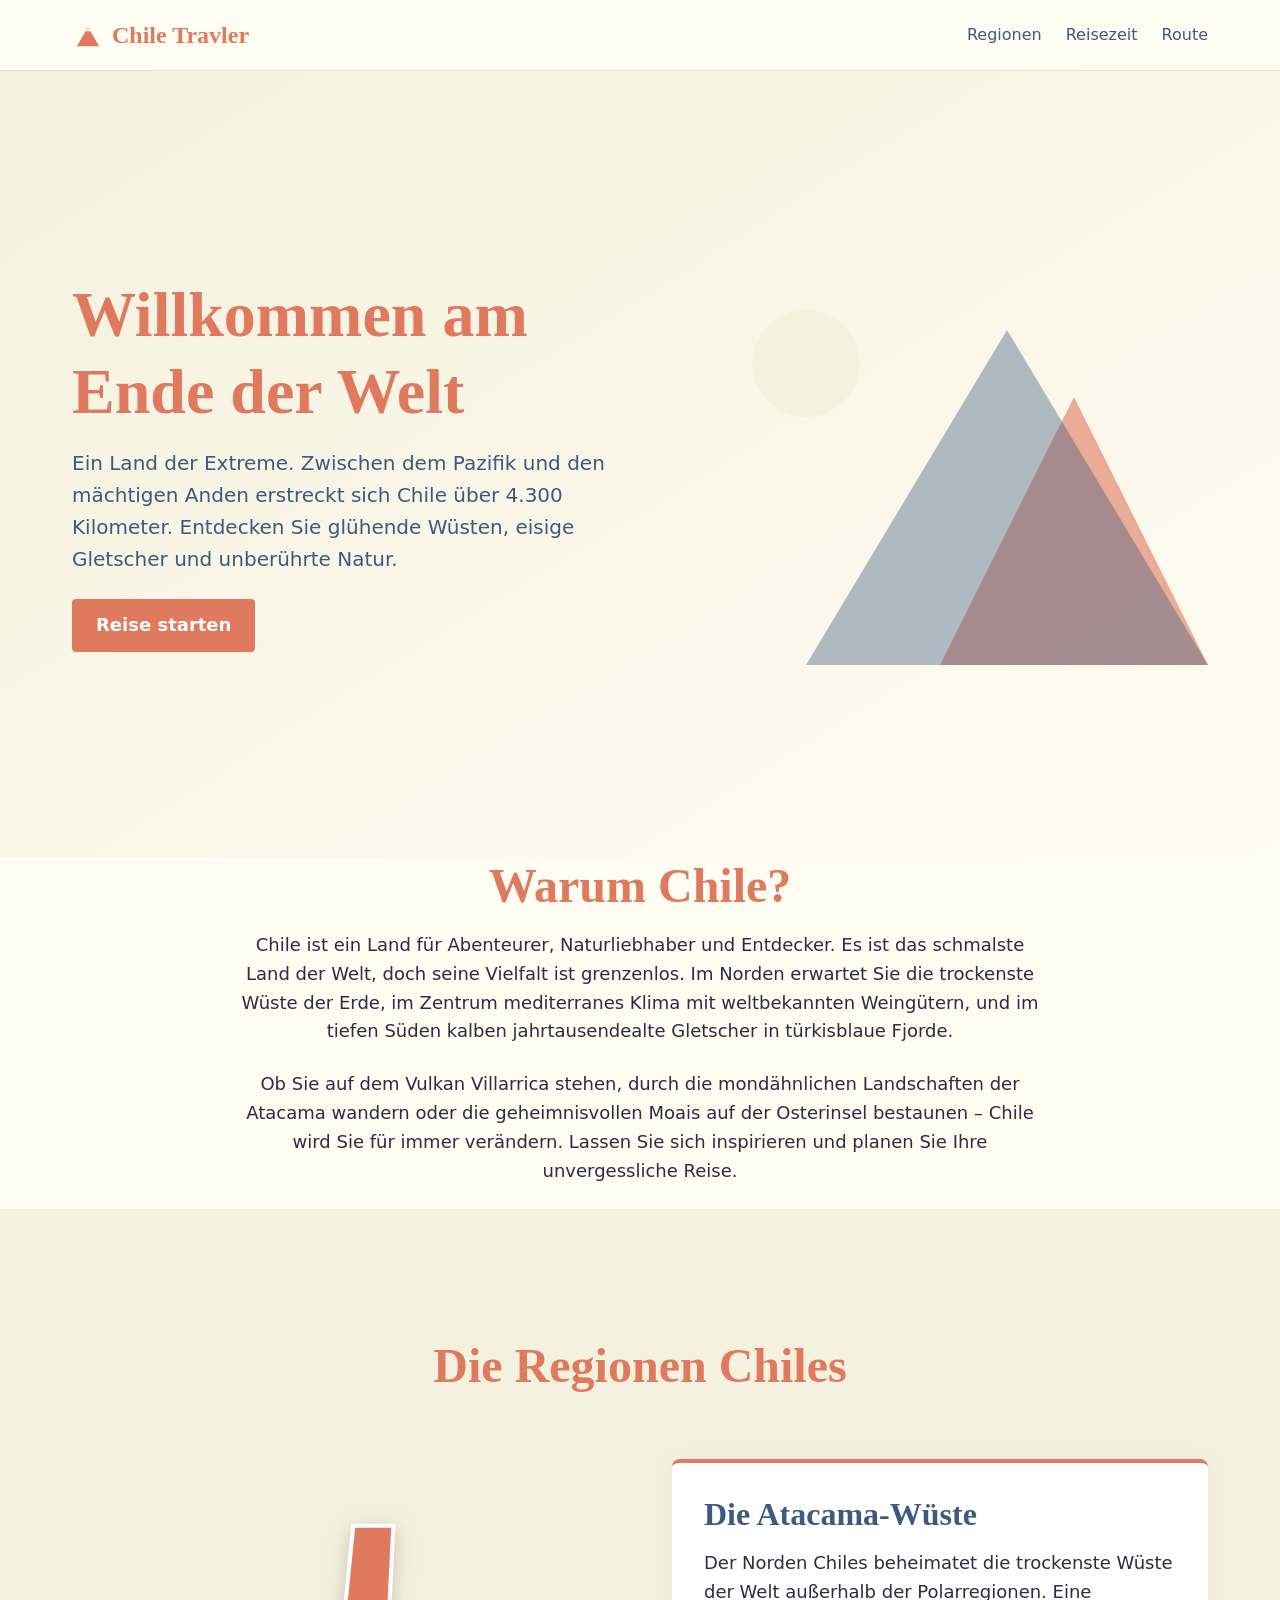
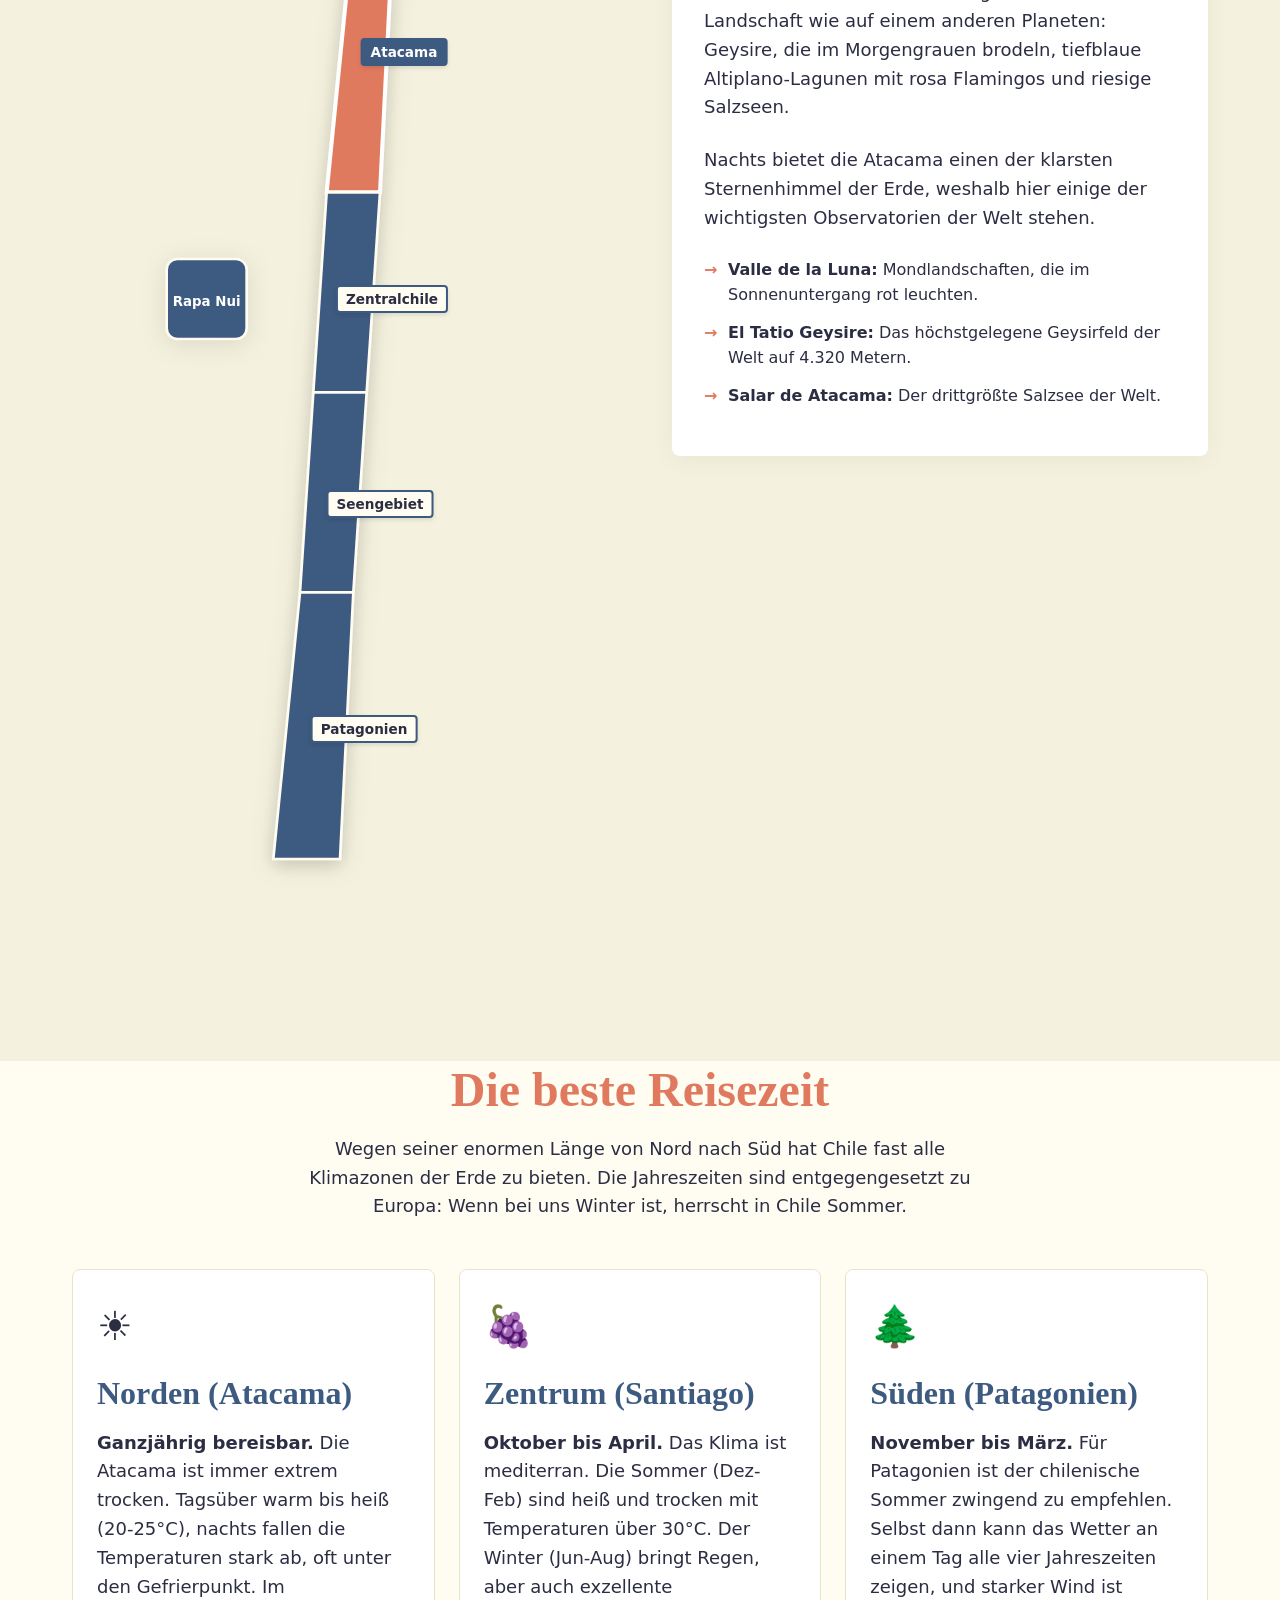
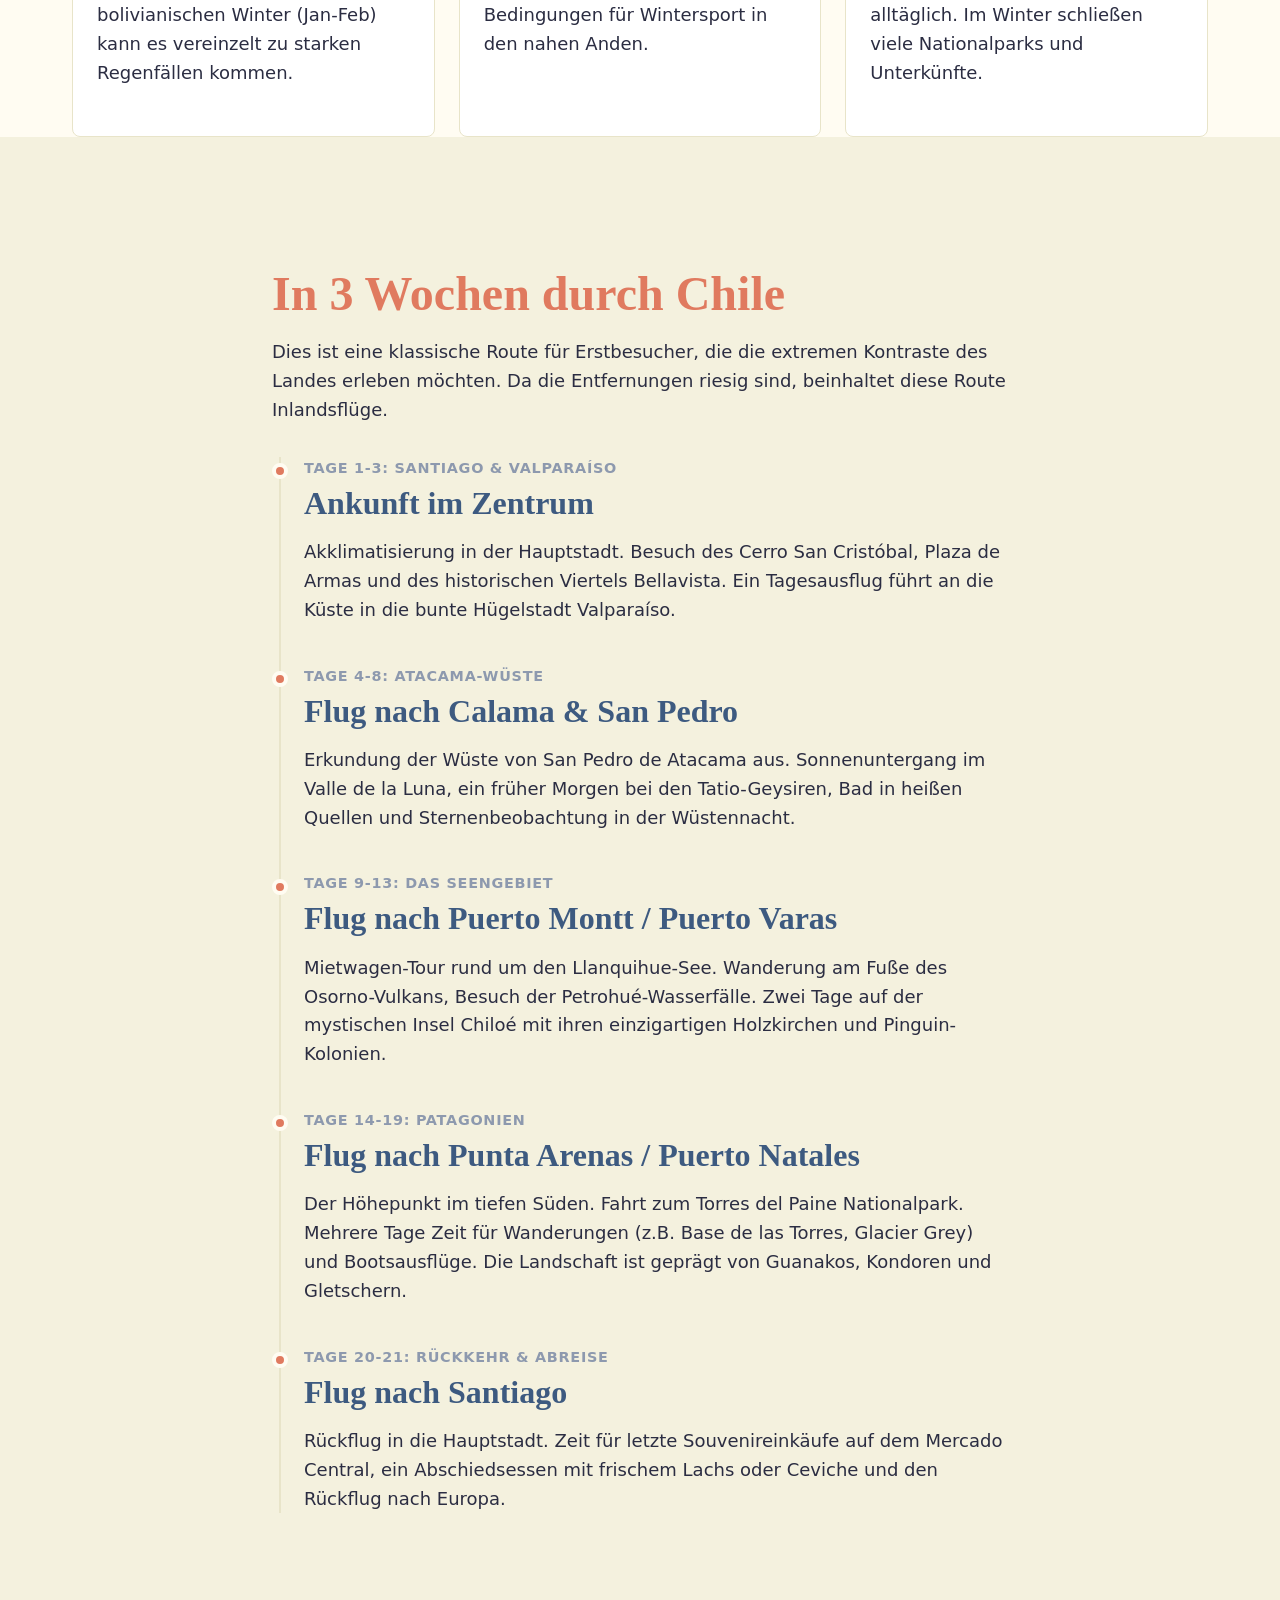
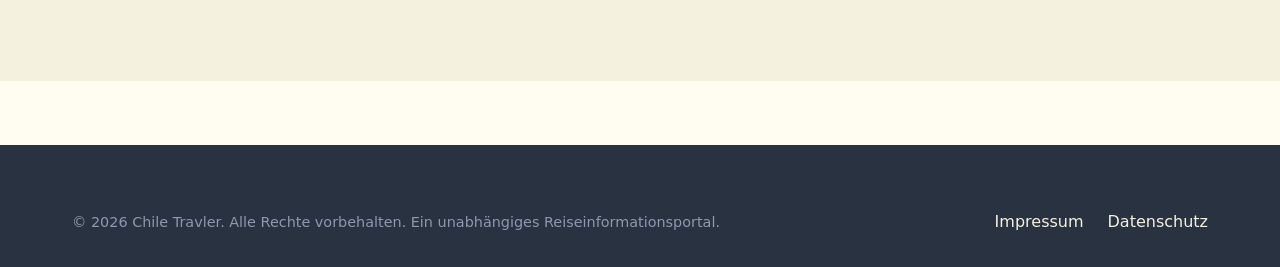
<file: index.html>
<!DOCTYPE html>
<html lang="de">
<head>
  <meta charset="utf-8">
  <meta name="viewport" content="width=device-width, initial-scale=1">
  <title>Chile Travler | Entdecke das Abenteuer deines Lebens</title>
  <meta name="description" content="Ein Reiseführer für Chile: Von der Atacama-Wüste über Patagonien bis zur Osterinsel. Entdecke die besten Reisezeiten, Routen und Highlights.">

  <!-- Open Graph -->
  <meta property="og:title" content="Chile Travler | Entdecke das Abenteuer deines Lebens">
  <meta property="og:description" content="Ein Reiseführer für Chile: Von der Atacama-Wüste über Patagonien bis zur Osterinsel. Entdecke die besten Reisezeiten, Routen und Highlights.">
  <meta property="og:type" content="website">
  <meta property="og:url" content="https://chiletravler.de/">
  <meta property="og:locale" content="de_DE">

  <link rel="stylesheet" href="styles.css">
  <link rel="icon" type="image/svg+xml" href="favicon.svg">
  <meta name="theme-color" content="#e07a5f">
</head>
<body>
  <a href="#main-content" class="visually-hidden" style="position: absolute; top: -100px; padding: 1rem; background: var(--color-bg); z-index: 1000;">Zum Hauptinhalt springen</a>

  <header>
    <div class="container header-inner">
      <a href="/" class="logo">
        <svg class="logo-icon" viewBox="0 0 100 100" aria-hidden="true">
          <path d="M 15,85 L 50,25 L 85,85 Z" fill="#e07a5f"/>
          <path d="M 50,25 L 42,38 L 58,38 Z" fill="#f4f1de"/>
        </svg>
        Chile Travler
      </a>
      <nav aria-label="Hauptnavigation">
        <ul>
          <li><a href="#karte">Regionen</a></li>
          <li><a href="#reisezeit">Reisezeit</a></li>
          <li><a href="#route">Route</a></li>
        </ul>
      </nav>
    </div>
  </header>

  <main id="main-content">
    <!-- Hero Section -->
    <section class="hero">
      <div class="container hero-inner">
        <div class="hero-content">
          <h1>Willkommen am Ende der Welt</h1>
          <p>Ein Land der Extreme. Zwischen dem Pazifik und den mächtigen Anden erstreckt sich Chile über 4.300 Kilometer. Entdecken Sie glühende Wüsten, eisige Gletscher und unberührte Natur.</p>
          <a href="#karte" class="btn">Reise starten</a>
        </div>
        <div class="hero-image" aria-hidden="true">
          <svg viewBox="0 0 800 600" preserveAspectRatio="xMidYMid meet">
            <path d="M 400,600 L 600,200 L 800,600 Z" fill="var(--color-terracotta)" opacity="0.6"/>
            <path d="M 200,600 L 500,100 L 800,600 Z" fill="var(--color-andes-blue)" opacity="0.4"/>
            <circle cx="200" cy="150" r="80" fill="var(--color-sand)" opacity="0.8"/>
          </svg>
        </div>
      </div>
    </section>

    <!-- Intro Section -->
    <section class="container" id="intro">
      <div style="max-width: 800px; margin: 0 auto; text-align: center;">
        <h2>Warum Chile?</h2>
        <p>Chile ist ein Land für Abenteurer, Naturliebhaber und Entdecker. Es ist das schmalste Land der Welt, doch seine Vielfalt ist grenzenlos. Im Norden erwartet Sie die trockenste Wüste der Erde, im Zentrum mediterranes Klima mit weltbekannten Weingütern, und im tiefen Süden kalben jahrtausendealte Gletscher in türkisblaue Fjorde.</p>
        <p>Ob Sie auf dem Vulkan Villarrica stehen, durch die mondähnlichen Landschaften der Atacama wandern oder die geheimnisvollen Moais auf der Osterinsel bestaunen – Chile wird Sie für immer verändern. Lassen Sie sich inspirieren und planen Sie Ihre unvergessliche Reise.</p>
      </div>
    </section>

    <!-- Interactive Map Section -->
    <section class="map-section" id="karte">
      <div class="container">
        <h2 style="text-align: center; margin-bottom: var(--spacing-lg);">Die Regionen Chiles</h2>
        <div class="map-layout">

          <!-- SVG Map -->
          <div class="map-container" aria-label="Interaktive Karte von Chile">
            <svg class="chile-map" viewBox="0 0 300 800" xmlns="http://www.w3.org/2000/svg" aria-label="Karte der Regionen Chiles">
              <!-- Definitions for map -->
              <defs>
                <filter id="shadow">
                  <feDropShadow dx="0" dy="4" stdDeviation="6" flood-opacity="0.1" />
                </filter>
              </defs>

              <!-- Map Regions (Simplified representations for visual effect) -->
              <g class="map-layer" filter="url(#shadow)">
                <!-- Norte Grande & Chico (Atacama) -->
                <path id="atacama" class="map-region active" d="M 160,50 L 190,50 L 180,250 L 140,250 Z" aria-label="Region Atacama auswählen" role="button" aria-pressed="true" />

                <!-- Central Chile -->
                <path id="zentralchile" class="map-region" d="M 140,250 L 180,250 L 170,400 L 130,400 Z" aria-label="Region Zentralchile auswählen" role="button" aria-pressed="false" />

                <!-- Lakes Region -->
                <path id="seengebiet" class="map-region" d="M 130,400 L 170,400 L 160,550 L 120,550 Z" aria-label="Region Seengebiet auswählen" role="button" aria-pressed="false" />

                <!-- Patagonia -->
                <path id="patagonien" class="map-region" d="M 120,550 L 160,550 L 150,750 L 100,750 L 110,650 Z" aria-label="Region Patagonien auswählen" role="button" aria-pressed="false" />
              </g>

              <!-- Easter Island (floating box) -->
              <g transform="translate(20, 300)">
                <rect id="osterinsel" class="map-region" x="0" y="0" width="60" height="60" rx="8" aria-label="Region Osterinsel auswählen" role="button" aria-pressed="false" />
                <text x="30" y="35" text-anchor="middle" font-family="var(--font-sans)" font-size="10" fill="#fff" pointer-events="none" font-weight="bold">Rapa Nui</text>
              </g>

            </svg>

            <!-- HTML Map Labels overlay for better accessibility and contrast -->
            <div class="map-html-labels">
              <button type="button" class="map-label-btn" data-region="atacama" style="top: 18%; left: 66%;">Atacama</button>
              <button type="button" class="map-label-btn" data-region="zentralchile" style="top: 41%; left: 63%;">Zentralchile</button>
              <button type="button" class="map-label-btn" data-region="seengebiet" style="top: 60%; left: 60%;">Seengebiet</button>
              <button type="button" class="map-label-btn" data-region="patagonien" style="top: 81%; left: 56%;">Patagonien</button>
            </div>
          </div>

          <!-- Content Panels -->
          <div class="region-content" aria-live="polite">

            <!-- Atacama Panel -->
            <div id="panel-atacama" class="region-panel active">
              <h3>Die Atacama-Wüste</h3>
              <p>Der Norden Chiles beheimatet die trockenste Wüste der Welt außerhalb der Polarregionen. Eine Landschaft wie auf einem anderen Planeten: Geysire, die im Morgengrauen brodeln, tiefblaue Altiplano-Lagunen mit rosa Flamingos und riesige Salzseen.</p>
              <p>Nachts bietet die Atacama einen der klarsten Sternenhimmel der Erde, weshalb hier einige der wichtigsten Observatorien der Welt stehen.</p>
              <ul class="region-highlights">
                <li><strong>Valle de la Luna:</strong> Mondlandschaften, die im Sonnenuntergang rot leuchten.</li>
                <li><strong>El Tatio Geysire:</strong> Das höchstgelegene Geysirfeld der Welt auf 4.320 Metern.</li>
                <li><strong>Salar de Atacama:</strong> Der drittgrößte Salzsee der Welt.</li>
              </ul>
            </div>

            <!-- Zentralchile Panel -->
            <div id="panel-zentralchile" class="region-panel" hidden>
              <h3>Zentralchile & Santiago</h3>
              <p>Das Herz Chiles schlägt im Zentrum. Die kosmopolitische Hauptstadt Santiago de Chile liegt malerisch eingebettet in einem Tal, umgeben von den schneebedeckten Gipfeln der Anden.</p>
              <p>Diese Region profitiert von einem mediterranen Klima, was sie zu einem der weltbesten Weinbaugebiete macht. Nur wenige Autostunden entfernt liegt die bunte Hafenstadt Valparaíso, die zum UNESCO-Weltkulturerbe gehört.</p>
              <ul class="region-highlights">
                <li><strong>Santiago:</strong> Pulsierende Metropole mit dem Aussichtsberg Cerro San Cristóbal.</li>
                <li><strong>Valparaíso:</strong> Künstlerische Hafenstadt mit historischen Standseilbahnen und Street-Art.</li>
                <li><strong>Casablanca-Tal:</strong> Exzellente Weingüter, berühmt für Sauvignon Blanc und Carménère.</li>
              </ul>
            </div>

            <!-- Seengebiet Panel -->
            <div id="panel-seengebiet" class="region-panel" hidden>
              <h3>Das Seengebiet</h3>
              <p>Der Kleine Süden Chiles, auch die chilenische Schweiz genannt. Tiefblaue Seen, dichte, uralte Araukarienwälder und schneebedeckte, perfekt kegelförmige Vulkane prägen das Bild dieser magischen Region.</p>
              <p>Es ist ein Paradies für Outdoor-Enthusiasten: Wandern, Rafting, Skifahren und Fliegenfischen gehören hier zum Alltag. Zudem ist die Region stark von der Kultur der indigenen Mapuche geprägt.</p>
              <ul class="region-highlights">
                <li><strong>Vulkan Osorno:</strong> Ein makelloser Kegelvulkan am Ufer des Llanquihue-Sees.</li>
                <li><strong>Insel Chiloé:</strong> Mystische Insel mit einzigartigen Holzkirchen und Palafitos (Pfahlbauten).</li>
                <li><strong>Pucón:</strong> Das Abenteuer-Zentrum am Fuße des aktiven Vulkans Villarrica.</li>
              </ul>
            </div>

            <!-- Patagonien Panel -->
            <div id="panel-patagonien" class="region-panel" hidden>
              <h3>Patagonien & Tierra del Fuego</h3>
              <p>Der wilde, ungezähmte Süden. Patagonien ist eine Landschaft der Superlative, geprägt von gigantischen Eisfeldern, schroffen Granitspitzen, tiefen Fjorden und endloser Pampa.</p>
              <p>Ganz im Süden, durch die Magellanstraße getrennt, liegt Feuerland (Tierra del Fuego) – das Ende der Welt. Die Natur hier ist rau, unbarmherzig und von unbeschreiblicher Schönheit.</p>
              <ul class="region-highlights">
                <li><strong>Torres del Paine:</strong> Einer der schönsten Nationalparks der Welt mit den markanten Granittürmen.</li>
                <li><strong>Carretera Austral:</strong> Eine der spektakulärsten Roadtrip-Routen der Welt durch dichte Urwälder.</li>
                <li><strong>Punta Arenas:</strong> Das Tor zur Antarktis und Ausgangspunkt für Pinguin-Beobachtungen.</li>
              </ul>
            </div>

            <!-- Osterinsel Panel -->
            <div id="panel-osterinsel" class="region-panel" hidden>
              <h3>Osterinsel (Rapa Nui)</h3>
              <p>Über 3.500 Kilometer vom chilenischen Festland entfernt, mitten im Pazifik, liegt eine der isoliertesten bewohnten Inseln der Welt. Die Osterinsel ist berühmt für ihre mysteriösen, gigantischen Steinstatuen, die Moais.</p>
              <p>Doch Rapa Nui bietet mehr als nur Archäologie: Vulkanische Krater, weiße Sandstrände und eine lebendige polynesische Kultur machen die Insel zu einem unvergleichlichen Reiseziel.</p>
              <ul class="region-highlights">
                <li><strong>Ahu Tongariki:</strong> Die größte Zeremonialanlage mit 15 aufgereihten Moais.</li>
                <li><strong>Rano Raraku:</strong> Der Steinbruch der Vulkane, in dem die Statuen gemeißelt wurden.</li>
                <li><strong>Anakena Beach:</strong> Ein malerischer Palmenstrand mit eigenem Ahu (Plattform).</li>
              </ul>
            </div>

          </div>
        </div>
      </div>
    </section>

    <!-- Best Times Section -->
    <section class="container" id="reisezeit">
      <h2 style="text-align: center;">Die beste Reisezeit</h2>
      <p style="text-align: center; max-width: 700px; margin: 0 auto 3rem;">Wegen seiner enormen Länge von Nord nach Süd hat Chile fast alle Klimazonen der Erde zu bieten. Die Jahreszeiten sind entgegengesetzt zu Europa: Wenn bei uns Winter ist, herrscht in Chile Sommer.</p>

      <div class="weather-cards">
        <div class="weather-card">
          <div class="weather-icon" aria-hidden="true">☀️</div>
          <h3>Norden (Atacama)</h3>
          <p><strong>Ganzjährig bereisbar.</strong> Die Atacama ist immer extrem trocken. Tagsüber warm bis heiß (20-25°C), nachts fallen die Temperaturen stark ab, oft unter den Gefrierpunkt. Im bolivianischen Winter (Jan-Feb) kann es vereinzelt zu starken Regenfällen kommen.</p>
        </div>
        <div class="weather-card">
          <div class="weather-icon" aria-hidden="true">🍇</div>
          <h3>Zentrum (Santiago)</h3>
          <p><strong>Oktober bis April.</strong> Das Klima ist mediterran. Die Sommer (Dez-Feb) sind heiß und trocken mit Temperaturen über 30°C. Der Winter (Jun-Aug) bringt Regen, aber auch exzellente Bedingungen für Wintersport in den nahen Anden.</p>
        </div>
        <div class="weather-card">
          <div class="weather-icon" aria-hidden="true">🌲</div>
          <h3>Süden (Patagonien)</h3>
          <p><strong>November bis März.</strong> Für Patagonien ist der chilenische Sommer zwingend zu empfehlen. Selbst dann kann das Wetter an einem Tag alle vier Jahreszeiten zeigen, und starker Wind ist alltäglich. Im Winter schließen viele Nationalparks und Unterkünfte.</p>
        </div>
      </div>
    </section>

    <!-- Route Section -->
    <section class="map-section" id="route">
      <div class="container" style="max-width: 800px;">
        <h2>In 3 Wochen durch Chile</h2>
        <p>Dies ist eine klassische Route für Erstbesucher, die die extremen Kontraste des Landes erleben möchten. Da die Entfernungen riesig sind, beinhaltet diese Route Inlandsflüge.</p>

        <div class="route-timeline">
          <div class="route-stop">
            <span class="route-day">Tage 1-3: Santiago & Valparaíso</span>
            <h3>Ankunft im Zentrum</h3>
            <p>Akklimatisierung in der Hauptstadt. Besuch des Cerro San Cristóbal, Plaza de Armas und des historischen Viertels Bellavista. Ein Tagesausflug führt an die Küste in die bunte Hügelstadt Valparaíso.</p>
          </div>
          <div class="route-stop">
            <span class="route-day">Tage 4-8: Atacama-Wüste</span>
            <h3>Flug nach Calama & San Pedro</h3>
            <p>Erkundung der Wüste von San Pedro de Atacama aus. Sonnenuntergang im Valle de la Luna, ein früher Morgen bei den Tatio-Geysiren, Bad in heißen Quellen und Sternenbeobachtung in der Wüstennacht.</p>
          </div>
          <div class="route-stop">
            <span class="route-day">Tage 9-13: Das Seengebiet</span>
            <h3>Flug nach Puerto Montt / Puerto Varas</h3>
            <p>Mietwagen-Tour rund um den Llanquihue-See. Wanderung am Fuße des Osorno-Vulkans, Besuch der Petrohué-Wasserfälle. Zwei Tage auf der mystischen Insel Chiloé mit ihren einzigartigen Holzkirchen und Pinguin-Kolonien.</p>
          </div>
          <div class="route-stop">
            <span class="route-day">Tage 14-19: Patagonien</span>
            <h3>Flug nach Punta Arenas / Puerto Natales</h3>
            <p>Der Höhepunkt im tiefen Süden. Fahrt zum Torres del Paine Nationalpark. Mehrere Tage Zeit für Wanderungen (z.B. Base de las Torres, Glacier Grey) und Bootsausflüge. Die Landschaft ist geprägt von Guanakos, Kondoren und Gletschern.</p>
          </div>
          <div class="route-stop">
            <span class="route-day">Tage 20-21: Rückkehr & Abreise</span>
            <h3>Flug nach Santiago</h3>
            <p>Rückflug in die Hauptstadt. Zeit für letzte Souvenireinkäufe auf dem Mercado Central, ein Abschiedsessen mit frischem Lachs oder Ceviche und den Rückflug nach Europa.</p>
          </div>
        </div>
      </div>
    </section>

  </main>

  <footer>
    <div class="container footer-content">
      <div class="copyright">
        © 2026 Chile Travler. Alle Rechte vorbehalten. Ein unabhängiges Reiseinformationsportal.
      </div>
      <ul class="footer-links">
        <li><a href="impressum.html">Impressum</a></li>
        <li><a href="datenschutz.html">Datenschutz</a></li>
      </ul>
    </div>
  </footer>

  <script src="script.js"></script>
</body>
</html>
</file>
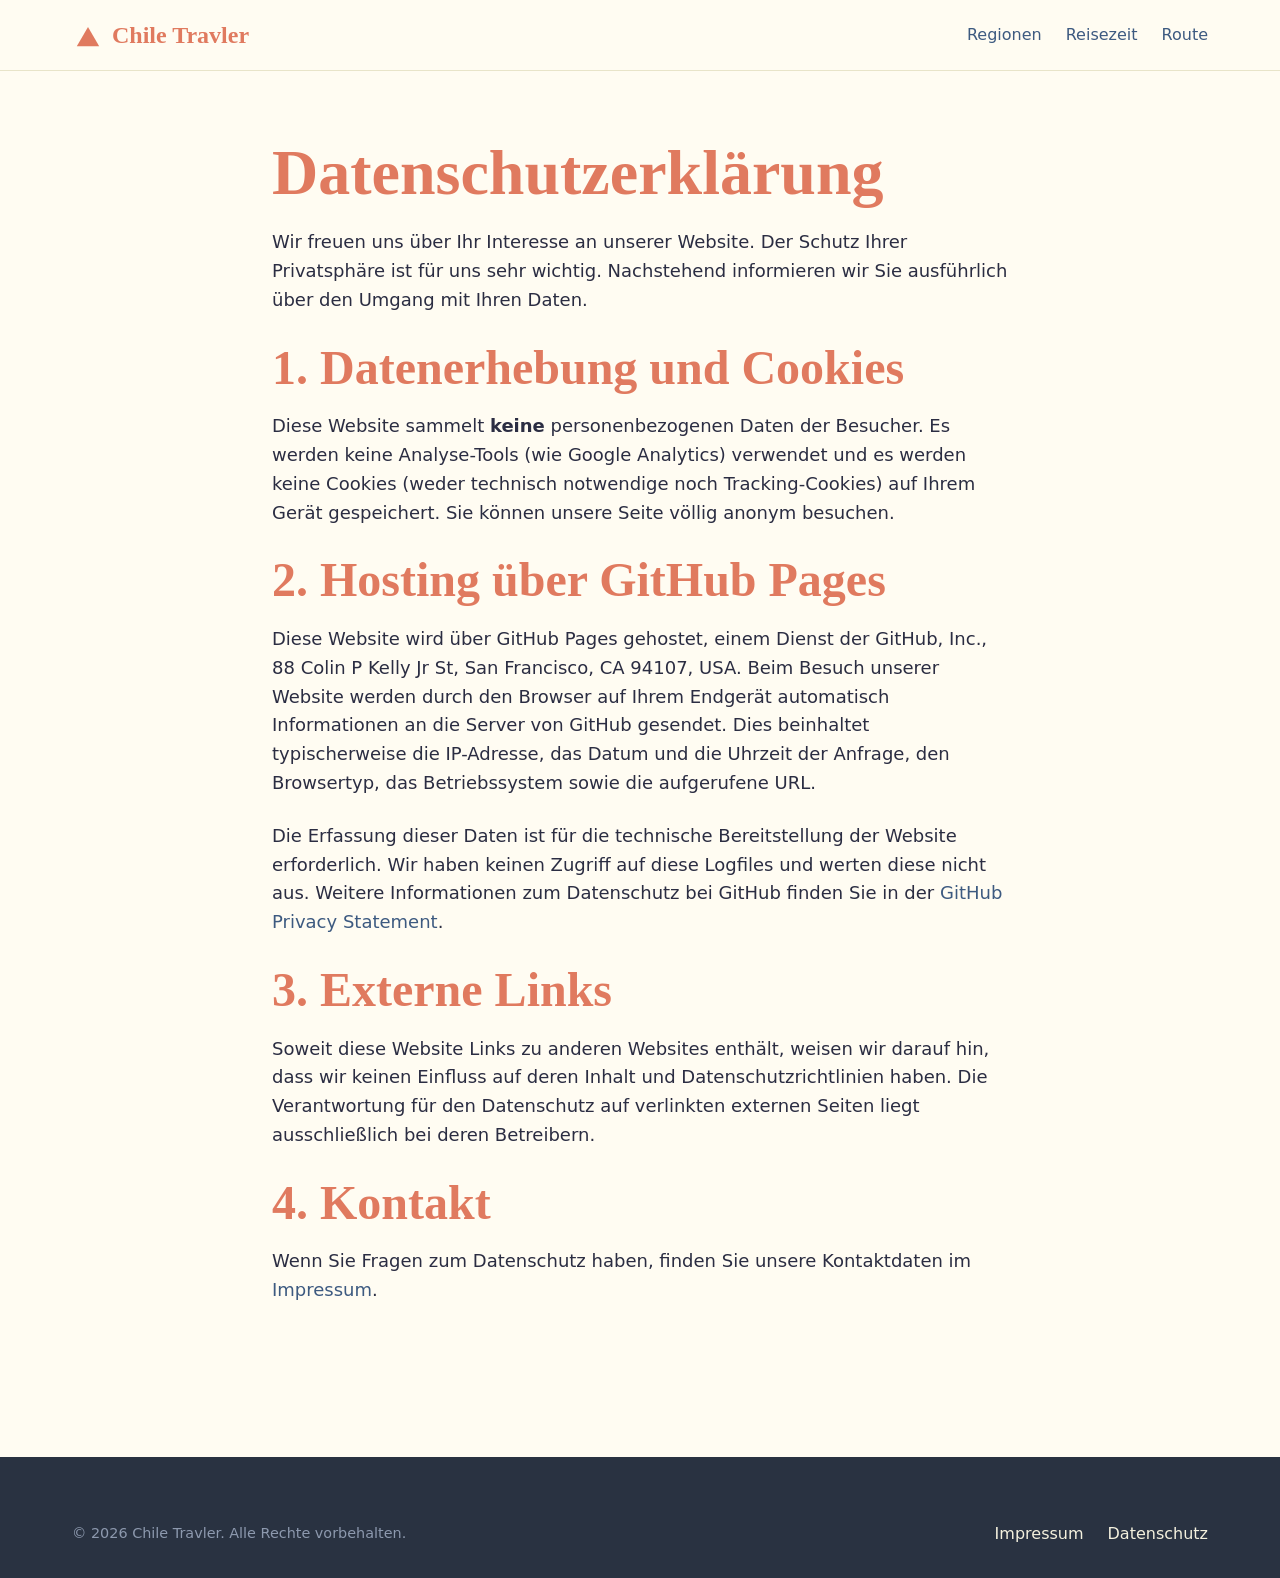
<file: datenschutz.html>
<!DOCTYPE html>
<html lang="de">
<head>
  <meta charset="utf-8">
  <meta name="viewport" content="width=device-width, initial-scale=1">
  <title>Datenschutzerklärung | Chile Travler</title>
  <meta name="description" content="Datenschutzerklärung von Chile Travler. Informationen zur Datenverarbeitung.">
  <link rel="stylesheet" href="styles.css">
  <link rel="icon" type="image/svg+xml" href="favicon.svg">
  <meta name="theme-color" content="#e07a5f">
</head>
<body>
  <header>
    <div class="container header-inner">
      <a href="/" class="logo">
        <svg class="logo-icon" viewBox="0 0 100 100">
          <path d="M 15,85 L 50,25 L 85,85 Z" fill="#e07a5f"/>
        </svg>
        Chile Travler
      </a>
      <nav aria-label="Hauptnavigation">
        <ul>
          <li><a href="/#karte">Regionen</a></li>
          <li><a href="/#reisezeit">Reisezeit</a></li>
          <li><a href="/#route">Route</a></li>
        </ul>
      </nav>
    </div>
  </header>

  <main class="container simple-page" id="main-content">
    <h1>Datenschutzerklärung</h1>

    <p>Wir freuen uns über Ihr Interesse an unserer Website. Der Schutz Ihrer Privatsphäre ist für uns sehr wichtig. Nachstehend informieren wir Sie ausführlich über den Umgang mit Ihren Daten.</p>

    <h2>1. Datenerhebung und Cookies</h2>
    <p>Diese Website sammelt <strong>keine</strong> personenbezogenen Daten der Besucher. Es werden keine Analyse-Tools (wie Google Analytics) verwendet und es werden keine Cookies (weder technisch notwendige noch Tracking-Cookies) auf Ihrem Gerät gespeichert. Sie können unsere Seite völlig anonym besuchen.</p>

    <h2>2. Hosting über GitHub Pages</h2>
    <p>Diese Website wird über GitHub Pages gehostet, einem Dienst der GitHub, Inc., 88 Colin P Kelly Jr St, San Francisco, CA 94107, USA. Beim Besuch unserer Website werden durch den Browser auf Ihrem Endgerät automatisch Informationen an die Server von GitHub gesendet. Dies beinhaltet typischerweise die IP-Adresse, das Datum und die Uhrzeit der Anfrage, den Browsertyp, das Betriebssystem sowie die aufgerufene URL.</p>
    <p>Die Erfassung dieser Daten ist für die technische Bereitstellung der Website erforderlich. Wir haben keinen Zugriff auf diese Logfiles und werten diese nicht aus. Weitere Informationen zum Datenschutz bei GitHub finden Sie in der <a href="https://docs.github.com/en/site-policy/privacy-policies/github-privacy-statement" target="_blank" rel="noopener noreferrer">GitHub Privacy Statement</a>.</p>

    <h2>3. Externe Links</h2>
    <p>Soweit diese Website Links zu anderen Websites enthält, weisen wir darauf hin, dass wir keinen Einfluss auf deren Inhalt und Datenschutzrichtlinien haben. Die Verantwortung für den Datenschutz auf verlinkten externen Seiten liegt ausschließlich bei deren Betreibern.</p>

    <h2>4. Kontakt</h2>
    <p>Wenn Sie Fragen zum Datenschutz haben, finden Sie unsere Kontaktdaten im <a href="impressum.html">Impressum</a>.</p>
  </main>

  <footer>
    <div class="container footer-content">
      <div class="copyright">
        © 2026 Chile Travler. Alle Rechte vorbehalten.
      </div>
      <ul class="footer-links">
        <li><a href="impressum.html">Impressum</a></li>
        <li><a href="datenschutz.html">Datenschutz</a></li>
      </ul>
    </div>
  </footer>
</body>
</html>
</file>
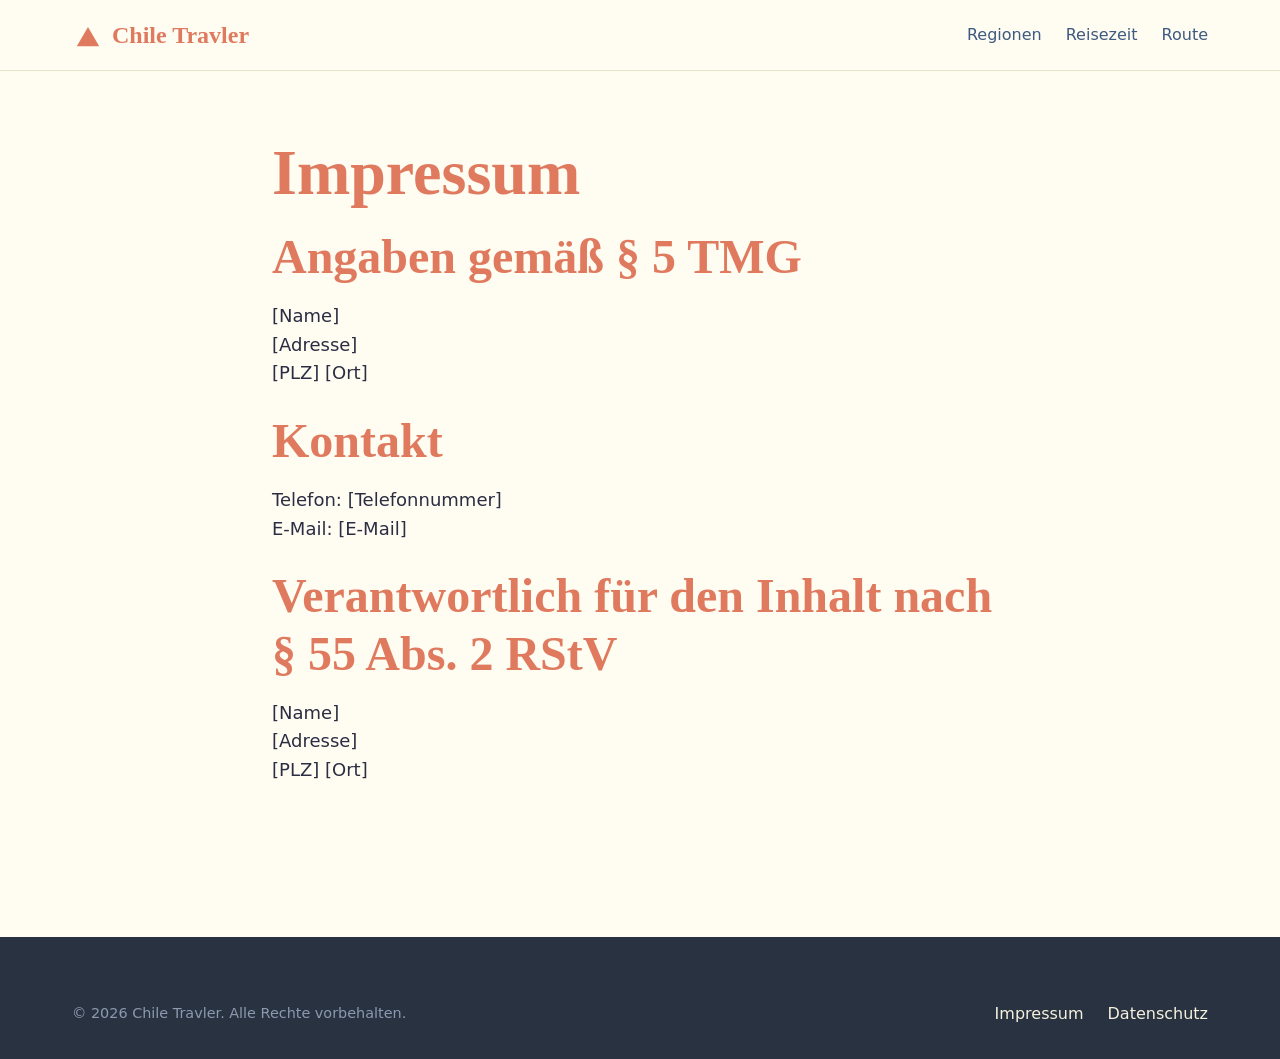
<file: impressum.html>
<!DOCTYPE html>
<html lang="de">
<head>
  <meta charset="utf-8">
  <meta name="viewport" content="width=device-width, initial-scale=1">
  <title>Impressum | Chile Travler</title>
  <meta name="description" content="Impressum von Chile Travler.">
  <link rel="stylesheet" href="styles.css">
  <link rel="icon" type="image/svg+xml" href="favicon.svg">
  <meta name="theme-color" content="#e07a5f">
</head>
<body>
  <header>
    <div class="container header-inner">
      <a href="/" class="logo">
        <svg class="logo-icon" viewBox="0 0 100 100">
          <path d="M 15,85 L 50,25 L 85,85 Z" fill="#e07a5f"/>
        </svg>
        Chile Travler
      </a>
      <nav aria-label="Hauptnavigation">
        <ul>
          <li><a href="/#karte">Regionen</a></li>
          <li><a href="/#reisezeit">Reisezeit</a></li>
          <li><a href="/#route">Route</a></li>
        </ul>
      </nav>
    </div>
  </header>

  <main class="container simple-page" id="main-content">
    <h1>Impressum</h1>

    <h2>Angaben gemäß § 5 TMG</h2>
    <p>
      [Name]<br>
      [Adresse]<br>
      [PLZ] [Ort]
    </p>

    <h2>Kontakt</h2>
    <p>
      Telefon: [Telefonnummer]<br>
      E-Mail: [E-Mail]
    </p>

    <h2>Verantwortlich für den Inhalt nach § 55 Abs. 2 RStV</h2>
    <p>
      [Name]<br>
      [Adresse]<br>
      [PLZ] [Ort]
    </p>
  </main>

  <footer>
    <div class="container footer-content">
      <div class="copyright">
        © 2026 Chile Travler. Alle Rechte vorbehalten.
      </div>
      <ul class="footer-links">
        <li><a href="impressum.html">Impressum</a></li>
        <li><a href="datenschutz.html">Datenschutz</a></li>
      </ul>
    </div>
  </footer>
</body>
</html>
</file>
<file: styles.css>
/* Base styles & variables */
:root {
  /* Colors - warm & adventurous */
  --color-terracotta: #e07a5f;
  --color-terracotta-dark: #c05c43;
  --color-sand: #f4f1de;
  --color-sand-dark: #e8e4c9;
  --color-andes-blue: #3d5a80;
  --color-andes-blue-dark: #293241;
  --color-text: #2b2d42;
  --color-text-light: #8d99ae;
  --color-bg: #fffcf2;
  --color-bg-card: #ffffff;

  /* Typography */
  --font-serif: "Georgia", "Times New Roman", serif;
  --font-sans: system-ui, -apple-system, BlinkMacSystemFont, "Segoe UI", Roboto, "Helvetica Neue", Arial, sans-serif;

  /* Layout */
  --max-width: 1200px;
  --spacing-sm: 1rem;
  --spacing-md: 2rem;
  --spacing-lg: 4rem;
  --spacing-xl: 8rem;

  /* Border radius */
  --br: 8px;
}

/* Dark mode support */
@media (prefers-color-scheme: dark) {
  :root {
    --color-text: #f4f1de;
    --color-text-light: #a8b2c1;
    --color-bg: #1a1f26;
    --color-bg-card: #293241;
    --color-andes-blue: #6d93c0;
  }
}

/* Reset & Base */
*, *::before, *::after {
  box-sizing: border-box;
}

body {
  margin: 0;
  font-family: var(--font-sans);
  color: var(--color-text);
  background-color: var(--color-bg);
  line-height: 1.6;
  overflow-x: hidden;
}

/* Reduced motion */
@media (prefers-reduced-motion: reduce) {
  * {
    animation-duration: 0.01ms !important;
    animation-iteration-count: 1 !important;
    transition-duration: 0.01ms !important;
    scroll-behavior: auto !important;
  }
}

html {
  scroll-behavior: smooth;
}

/* Typography */
h1, h2, h3, h4, h5, h6 {
  font-family: var(--font-serif);
  color: var(--color-terracotta);
  line-height: 1.2;
  margin-top: 0;
  margin-bottom: 1rem;
}

h1 {
  font-size: clamp(2.5rem, 5vw, 4.5rem);
}

h2 {
  font-size: clamp(2rem, 4vw, 3rem);
}

h3 {
  font-size: clamp(1.5rem, 3vw, 2rem);
  color: var(--color-andes-blue);
}

p {
  margin-top: 0;
  margin-bottom: 1.5rem;
  font-size: 1.125rem;
}

a {
  color: var(--color-andes-blue);
  text-decoration: none;
  font-weight: 500;
  transition: color 0.2s ease;
}

a:hover, a:focus {
  color: var(--color-terracotta);
  text-decoration: underline;
}

a:focus-visible, button:focus-visible, [tabindex]:focus-visible {
  outline: 3px solid var(--color-terracotta);
  outline-offset: 4px;
}

/* Layout classes */
.container {
  max-width: var(--max-width);
  margin: 0 auto;
  padding: 0 var(--spacing-sm);
}

@media (min-width: 768px) {
  .container {
    padding: 0 var(--spacing-md);
  }
}

section {
  padding: var(--spacing-lg) 0;
}

@media (min-width: 768px) {
  section {
    padding: var(--spacing-xl) 0;
  }
}

.visually-hidden {
  position: absolute;
  width: 1px;
  height: 1px;
  padding: 0;
  margin: -1px;
  overflow: hidden;
  clip: rect(0, 0, 0, 0);
  white-space: nowrap;
  border: 0;
}

/* Header & Nav */
header {
  padding: var(--spacing-sm) 0;
  background-color: var(--color-bg);
  border-bottom: 1px solid var(--color-sand-dark);
  position: sticky;
  top: 0;
  z-index: 100;
}

.header-inner {
  display: flex;
  justify-content: space-between;
  align-items: center;
  flex-wrap: wrap;
  gap: 1rem;
}

.logo {
  display: flex;
  align-items: center;
  gap: 0.5rem;
  font-family: var(--font-serif);
  font-size: 1.5rem;
  font-weight: bold;
  color: var(--color-terracotta);
  text-decoration: none;
}

.logo:hover {
  text-decoration: none;
  color: var(--color-terracotta-dark);
}

.logo-icon {
  width: 32px;
  height: 32px;
}

nav ul {
  list-style: none;
  padding: 0;
  margin: 0;
  display: flex;
  gap: 1.5rem;
  flex-wrap: wrap;
}

/* Hero Section */
.hero {
  position: relative;
  min-height: 80vh;
  display: flex;
  align-items: center;
  overflow: hidden;
  background: linear-gradient(to bottom right, var(--color-sand), var(--color-bg));
}

@media (prefers-color-scheme: dark) {
  .hero {
    background: linear-gradient(to bottom right, #2a271d, var(--color-bg));
  }
}

.hero-inner {
  display: grid;
  grid-template-columns: 1fr;
  align-items: center;
  gap: var(--spacing-md);
  padding-top: var(--spacing-lg);
  padding-bottom: var(--spacing-lg);
}

@media (min-width: 900px) {
  .hero-inner {
    grid-template-columns: 1fr 1fr;
    gap: var(--spacing-lg);
  }
}

.hero-content {
  position: relative;
  z-index: 2;
}

.hero p {
  font-size: 1.25rem;
  color: var(--color-andes-blue);
  font-weight: 500;
}

@media (prefers-color-scheme: dark) {
  .hero p {
    color: var(--color-text-light);
  }
}

.hero-image {
  position: relative;
  width: 100%;
  max-width: 600px;
  margin: 0 auto;
}

.hero-image svg {
  width: 100%;
  height: auto;
  display: block;
}

/* Button */
.btn {
  display: inline-block;
  background-color: var(--color-terracotta);
  color: #fff;
  padding: 0.75rem 1.5rem;
  border-radius: 4px;
  font-weight: bold;
  text-decoration: none;
  border: none;
  cursor: pointer;
  transition: background-color 0.2s ease, transform 0.2s ease;
  font-size: 1.125rem;
}

.btn:hover, .btn:focus {
  background-color: var(--color-terracotta-dark);
  color: #fff;
  text-decoration: none;
  transform: translateY(-2px);
}

/* Interactive Map Section */
.map-section {
  background-color: var(--color-sand);
}

@media (prefers-color-scheme: dark) {
  .map-section {
    background-color: #2a271d;
  }
}

.map-layout {
  display: grid;
  grid-template-columns: 1fr;
  gap: var(--spacing-md);
  align-items: start;
}

@media (min-width: 768px) {
  .map-layout {
    grid-template-columns: 1fr 1fr;
    gap: var(--spacing-lg);
  }
}

.map-container {
  position: relative;
  width: 100%;
  max-width: 400px;
  margin: 0 auto;
}

.chile-map {
  width: 100%;
  height: auto;
  filter: drop-shadow(0 4px 12px rgba(0,0,0,0.1));
}

.map-region {
  fill: var(--color-andes-blue);
  stroke: var(--color-bg);
  stroke-width: 2;
  transition: fill 0.3s ease, transform 0.3s ease;
  cursor: pointer;
  transform-origin: center;
}

.map-region:hover, .map-region:focus {
  fill: var(--color-terracotta);
  outline: none;
}

.map-region.active {
  fill: var(--color-terracotta);
  stroke: #fff;
  stroke-width: 3;
}

.map-html-labels {
  position: absolute;
  top: 0;
  left: 0;
  width: 100%;
  height: 100%;
  pointer-events: none;
}

.map-label-btn {
  position: absolute;
  transform: translate(-50%, -50%);
  background-color: var(--color-bg);
  color: var(--color-text);
  border: 2px solid var(--color-andes-blue);
  border-radius: 4px;
  padding: 0.25rem 0.5rem;
  font-family: var(--font-sans);
  font-size: 0.85rem;
  font-weight: bold;
  cursor: pointer;
  pointer-events: auto;
  box-shadow: 0 2px 4px rgba(0,0,0,0.1);
  transition: all 0.2s ease;
}

.map-label-btn:hover,
.map-label-btn:focus,
.map-label-btn.active {
  background-color: var(--color-andes-blue);
  color: #fff;
  border-color: var(--color-andes-blue);
  outline: none;
}

.map-label-btn:focus-visible {
  outline: 3px solid var(--color-terracotta);
  outline-offset: 2px;
}

@media (prefers-color-scheme: dark) {
  .map-label-btn {
    background-color: var(--color-bg-card);
    border-color: var(--color-sand);
  }
}

.region-content {
  background-color: var(--color-bg-card);
  padding: var(--spacing-md);
  border-radius: var(--br);
  box-shadow: 0 4px 24px rgba(0,0,0,0.05);
  min-height: 400px;
  border-top: 4px solid var(--color-terracotta);
}

.region-panel {
  display: none;
  animation: fadeIn 0.4s ease;
}

.region-panel.active {
  display: block;
}

@keyframes fadeIn {
  from { opacity: 0; transform: translateY(10px); }
  to { opacity: 1; transform: translateY(0); }
}

.region-highlights {
  list-style-type: none;
  padding: 0;
  margin-top: 1.5rem;
}

.region-highlights li {
  position: relative;
  padding-left: 1.5rem;
  margin-bottom: 0.75rem;
}

.region-highlights li::before {
  content: "→";
  position: absolute;
  left: 0;
  color: var(--color-terracotta);
  font-weight: bold;
}

/* Route & Timeline */
.route-timeline {
  position: relative;
  padding-left: 2rem;
  margin-top: 2rem;
}

.route-timeline::before {
  content: "";
  position: absolute;
  left: 7px;
  top: 0;
  bottom: 0;
  width: 2px;
  background-color: var(--color-sand-dark);
}

.route-stop {
  position: relative;
  margin-bottom: 2.5rem;
}

.route-stop::before {
  content: "";
  position: absolute;
  left: -2rem;
  top: 0.4rem;
  width: 16px;
  height: 16px;
  border-radius: 50%;
  background-color: var(--color-terracotta);
  border: 4px solid var(--color-bg);
}

.route-day {
  font-weight: bold;
  color: var(--color-text-light);
  font-size: 0.9rem;
  text-transform: uppercase;
  letter-spacing: 0.05em;
  display: block;
  margin-bottom: 0.25rem;
}

/* Best Times Cards */
.weather-cards {
  display: grid;
  grid-template-columns: repeat(auto-fit, minmax(280px, 1fr));
  gap: 1.5rem;
  margin-top: 2rem;
}

.weather-card {
  background-color: var(--color-bg-card);
  padding: 1.5rem;
  border-radius: var(--br);
  border: 1px solid var(--color-sand-dark);
}

@media (prefers-color-scheme: dark) {
  .weather-card {
    border-color: #3d4a5d;
  }
}

.weather-icon {
  font-size: 2.5rem;
  margin-bottom: 1rem;
}

/* Footer */
footer {
  background-color: var(--color-andes-blue-dark);
  color: #fff;
  padding: var(--spacing-lg) 0 var(--spacing-md);
  margin-top: var(--spacing-lg);
}

.footer-content {
  display: flex;
  flex-direction: column;
  gap: 2rem;
  align-items: center;
  text-align: center;
}

@media (min-width: 768px) {
  .footer-content {
    flex-direction: row;
    justify-content: space-between;
    text-align: left;
  }
}

.footer-links {
  display: flex;
  gap: 1.5rem;
  list-style: none;
  padding: 0;
  margin: 0;
}

.footer-links a {
  color: var(--color-sand);
}

.footer-links a:hover, .footer-links a:focus {
  color: var(--color-terracotta);
}

.copyright {
  color: var(--color-text-light);
  font-size: 0.9rem;
}

/* Simple Pages (Imprint, Privacy) */
.simple-page {
  padding-top: var(--spacing-lg);
  padding-bottom: var(--spacing-lg);
  max-width: 800px;
}
</file>
